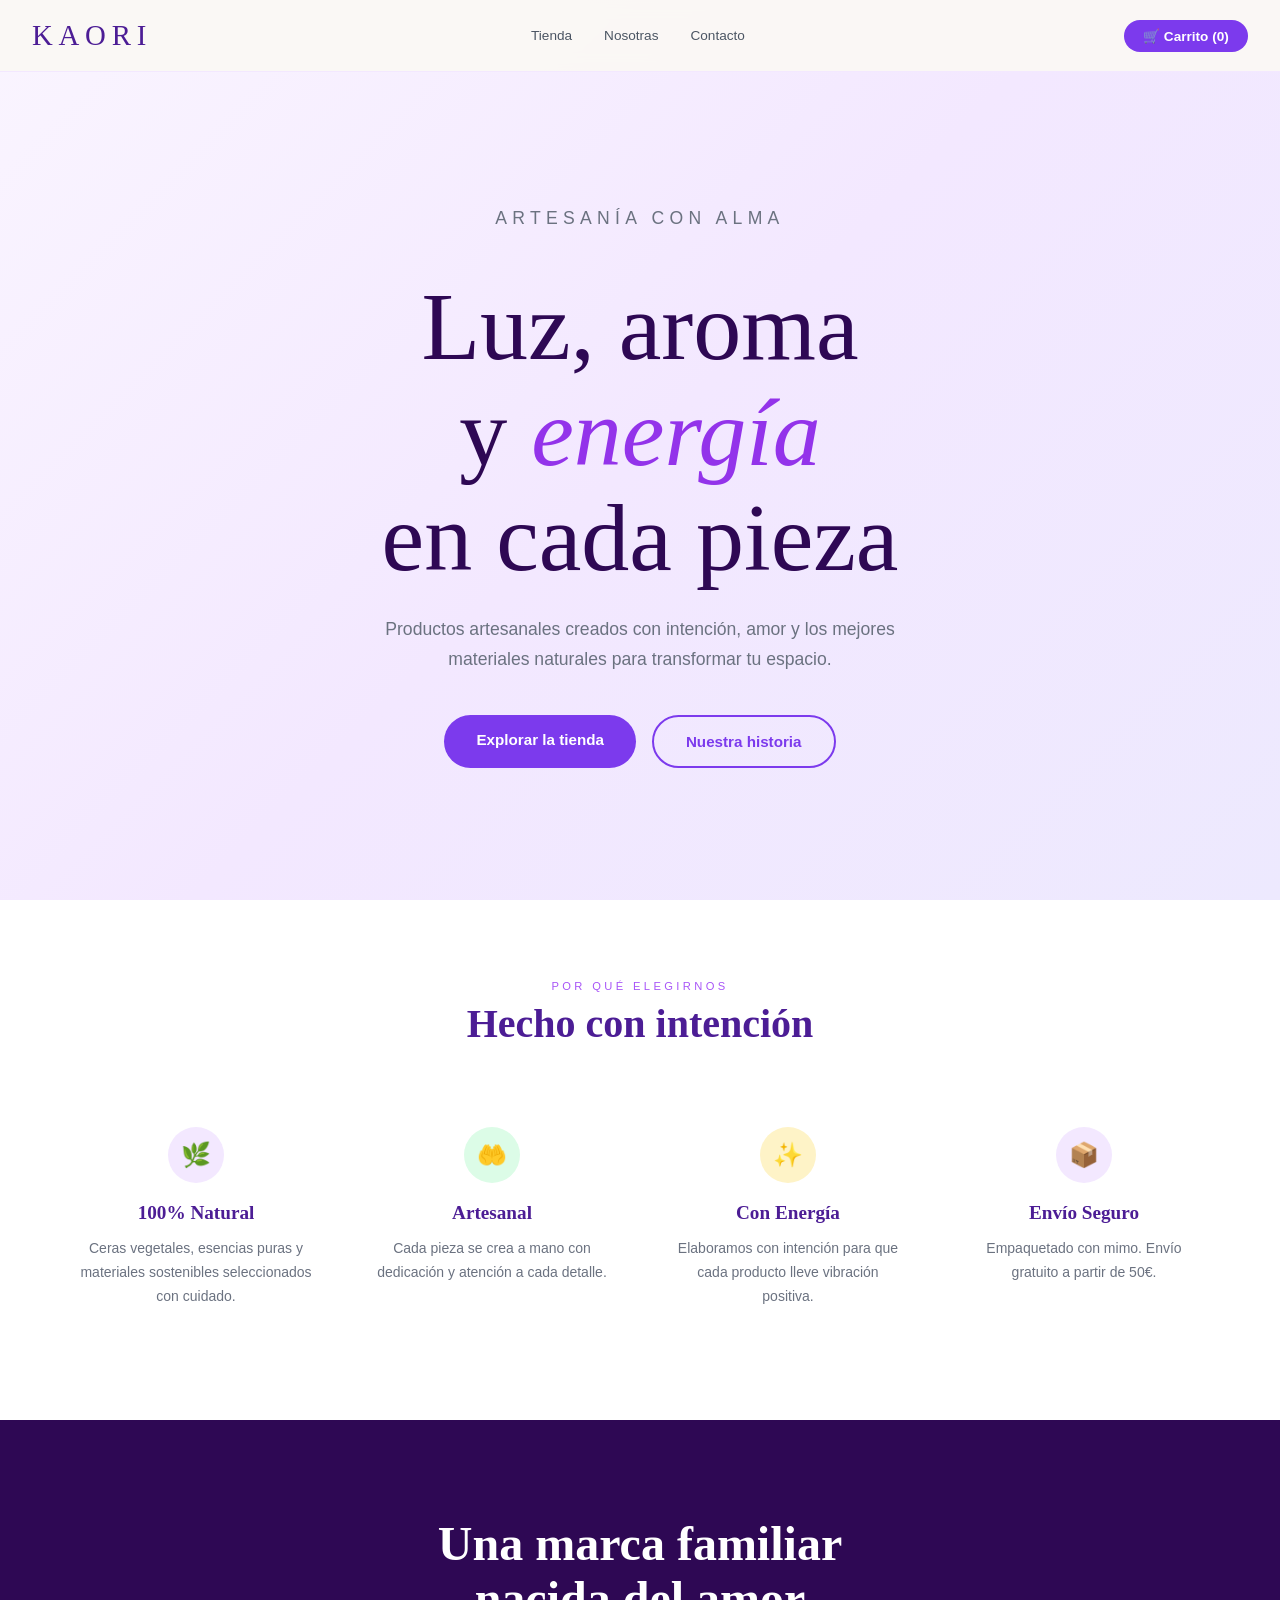
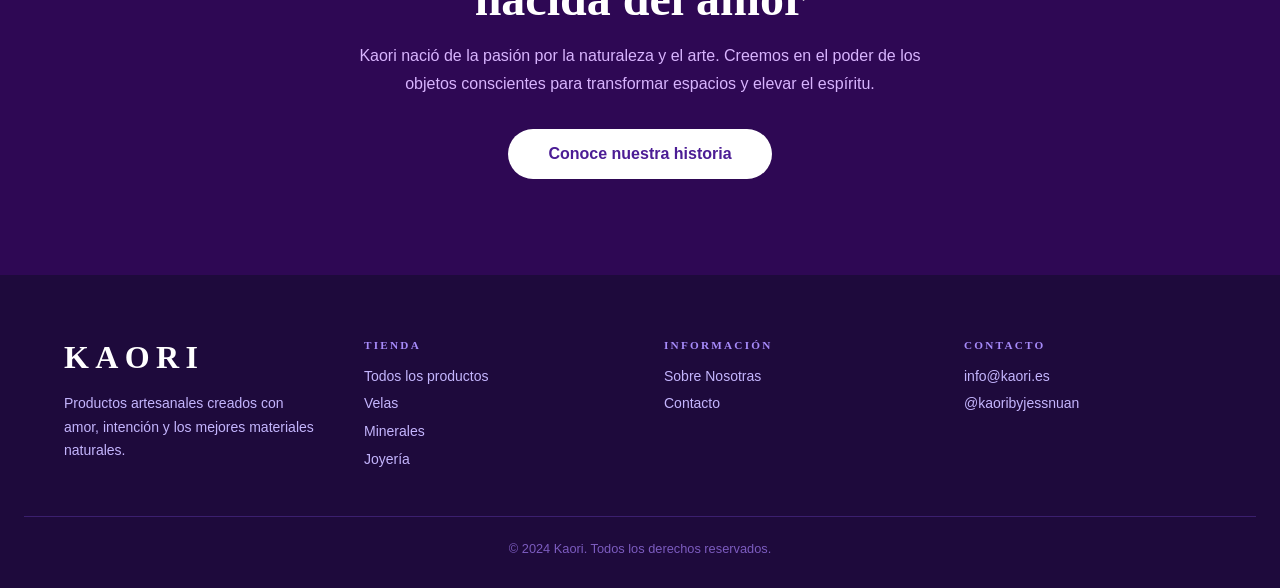
<file: index.html>
<!DOCTYPE html>
<html lang="es">
<head>
  <meta charset="UTF-8" />
  <meta name="viewport" content="width=device-width, initial-scale=1.0" />
  <title>Kaori – Inicio</title>
  <link href__="https://fonts.googleapis.com/css2?family=Cormorant+Garamond:ital,wght@0,300;0,400;0,600;1,400&family=Nunito:wght@300;400;500;600;700&display=swap" rel="stylesheet" />
  <style>
    *, *::before, *::after { box-sizing: border-box; margin: 0; padding: 0; }
    body { font-family: 'Nunito', sans-serif; background: #faf8f5; color: #2d1b69; }
    h1,h2,h3,h4 { font-family: 'Cormorant Garamond', serif; }
    a { text-decoration: none; color: inherit; }

    /* NAVBAR */
    nav { position: fixed; top: 0; left: 0; right: 0; z-index: 50; display: flex; align-items: center; justify-content: space-between; padding: 0 2rem; height: 72px; background: rgba(250,248,245,0.95); backdrop-filter: blur(8px); border-bottom: 1px solid #f3e8ff; }
    .nav-logo { font-family: 'Cormorant Garamond', serif; font-size: 1.8rem; letter-spacing: 0.2em; color: #4c1d95; }
    .nav-links { display: flex; gap: 2rem; }
    .nav-links a { font-size: 0.85rem; color: #4b5563; transition: color 0.2s; }
    .nav-links a:hover { color: #7c3aed; }
    .nav-cart { background: #7c3aed; color: white; border: none; border-radius: 9999px; padding: 0.5rem 1.2rem; cursor: pointer; font-family: 'Nunito', sans-serif; font-size: 0.85rem; font-weight: 600; }

    /* HERO */
    .hero { min-height: 100vh; display: flex; align-items: center; justify-content: center; position: relative; overflow: hidden; background: linear-gradient(135deg, #faf5ff 0%, #f3e8ff 50%, #ede9fe 100%); padding-top: 72px; }
    .hero-content { text-align: center; max-width: 56rem; padding: 2rem; }
    .hero-label { font-size: 0.7rem; letter-spacing: 0.3em; text-transform: uppercase; color: #a855f7; margin-bottom: 1.5rem; }
    .hero h1 { font-size: clamp(3rem, 8vw, 6rem); color: #2e0854; line-height: 1.1; margin-bottom: 1.5rem; font-weight: 300; }
    .hero h1 em { color: #9333ea; font-style: italic; }
    .hero p { color: #6b7280; font-size: 1.1rem; line-height: 1.7; max-width: 36rem; margin: 0 auto 2.5rem; }
    .hero-btns { display: flex; gap: 1rem; justify-content: center; flex-wrap: wrap; }
    .btn-primary { background: #7c3aed; color: white; padding: 1rem 2rem; border-radius: 9999px; font-weight: 700; font-size: 0.95rem; transition: background 0.2s; display: inline-block; }
    .btn-primary:hover { background: #6d28d9; }
    .btn-outline { border: 2px solid #7c3aed; color: #7c3aed; padding: 1rem 2rem; border-radius: 9999px; font-weight: 600; font-size: 0.95rem; transition: all 0.2s; display: inline-block; }
    .btn-outline:hover { background: #7c3aed; color: white; }

    /* VALUES */
    .values { padding: 5rem 1.5rem; background: white; }
    .values-inner { max-width: 72rem; margin: 0 auto; }
    .section-label { font-size: 0.7rem; letter-spacing: 0.3em; text-transform: uppercase; color: #a855f7; margin-bottom: 0.5rem; text-align: center; }
    .section-title { font-size: clamp(1.8rem, 4vw, 2.5rem); color: #4c1d95; text-align: center; margin-bottom: 3rem; }
    .values-grid { display: grid; grid-template-columns: repeat(auto-fit, minmax(200px, 1fr)); gap: 2rem; }
    .value-card { text-align: center; padding: 2rem 1rem; }
    .value-icon { width: 56px; height: 56px; border-radius: 50%; display: flex; align-items: center; justify-content: center; margin: 0 auto 1.2rem; font-size: 1.5rem; }
    .icon-purple { background: #f3e8ff; }
    .icon-green { background: #dcfce7; }
    .icon-amber { background: #fef3c7; }
    .value-card h3 { font-size: 1.2rem; color: #4c1d95; margin-bottom: 0.8rem; }
    .value-card p { color: #6b7280; font-size: 0.875rem; line-height: 1.7; }

    /* CATEGORIES */
    .categories { padding: 5rem 1.5rem; background: #faf8f5; }
    .categories-inner { max-width: 72rem; margin: 0 auto; }
    .categories-grid { display: grid; grid-template-columns: repeat(auto-fit, minmax(160px, 1fr)); gap: 1.5rem; margin-top: 3rem; }
    .cat-card { position: relative; aspect-ratio: 1; border-radius: 1rem; overflow: hidden; cursor: pointer; }
    .cat-card img { width: 100%; height: 100%; object-fit: cover; transition: transform 0.3s; }
    .cat-card:hover img { transform: scale(1.05); }
    .cat-overlay { position: absolute; inset: 0; background: linear-gradient(to top, rgba(46,8,84,0.7) 0%, transparent 60%); display: flex; align-items: flex-end; padding: 1rem; }
    .cat-overlay h3 { color: white; font-size: 1rem; font-family: 'Cormorant Garamond', serif; }

    /* FEATURED */
    .featured { padding: 5rem 1.5rem; background: white; }
    .featured-inner { max-width: 72rem; margin: 0 auto; }
    .products-grid { display: grid; grid-template-columns: repeat(auto-fill, minmax(220px, 1fr)); gap: 1.5rem; margin-top: 3rem; }
    .product-card { background: white; border-radius: 1rem; overflow: hidden; border: 1px solid #f3e8ff; transition: box-shadow 0.2s; }
    .product-card:hover { box-shadow: 0 8px 30px rgba(124,58,237,0.12); }
    .product-card img { width: 100%; aspect-ratio: 1; object-fit: cover; }
    .product-info { padding: 1rem; }
    .product-info h4 { font-family: 'Cormorant Garamond', serif; font-size: 1.1rem; color: #4c1d95; margin-bottom: 0.3rem; }
    .product-price { color: #7c3aed; font-weight: 700; font-size: 1rem; }
    .add-cart-btn { width: 100%; margin-top: 0.8rem; background: #f3e8ff; color: #7c3aed; border: none; border-radius: 9999px; padding: 0.6rem; font-family: 'Nunito', sans-serif; font-weight: 600; cursor: pointer; transition: background 0.2s; }
    .add-cart-btn:hover { background: #7c3aed; color: white; }

    /* ABOUT BANNER */
    .about-banner { padding: 6rem 1.5rem; background: #2e0854; text-align: center; }
    .about-banner h2 { font-size: clamp(2rem, 5vw, 3rem); color: white; margin-bottom: 1rem; }
    .about-banner p { color: #d8b4fe; max-width: 36rem; margin: 0 auto 2rem; line-height: 1.7; }
    .btn-white { background: white; color: #4c1d95; padding: 1rem 2.5rem; border-radius: 9999px; font-weight: 700; display: inline-block; transition: background 0.2s; }
    .btn-white:hover { background: #f5f3ff; }

    /* FOOTER */
    footer { background: #1e0a3c; color: white; padding: 4rem 1.5rem 2rem; }
    .footer-inner { max-width: 72rem; margin: 0 auto; display: grid; grid-template-columns: repeat(auto-fit, minmax(200px, 1fr)); gap: 3rem; margin-bottom: 3rem; }
    .footer-brand h3 { font-size: 2rem; letter-spacing: 0.2em; margin-bottom: 1rem; }
    .footer-brand p { color: #c4b5fd; font-size: 0.875rem; line-height: 1.7; }
    .footer-links h4 { font-size: 0.7rem; letter-spacing: 0.2em; text-transform: uppercase; color: #a78bfa; margin-bottom: 1rem; }
    .footer-links ul { list-style: none; display: flex; flex-direction: column; gap: 0.6rem; }
    .footer-links a { color: #c4b5fd; font-size: 0.875rem; transition: color 0.2s; }
    .footer-links a:hover { color: white; }
    .footer-bottom { border-top: 1px solid #3b1f6e; padding-top: 1.5rem; text-align: center; color: #7c5cbf; font-size: 0.8rem; }
  </style>
</head>
<body>

  <!-- NAVBAR -->
  <nav>
    <a href__="/" class="nav-logo">KAORI</a>
    <div class="nav-links">
      <a href__="/shop.html">Tienda</a>
      <a href__="/about.html">Nosotras</a>
      <a href__="/contact.html">Contacto</a>
    </div>
    <button class="nav-cart">🛒 Carrito (0)</button>
  </nav>

  <!-- HERO -->
  <section class="hero">
    <div class="hero-content">
      <p class="hero-label">Artesanía con alma</p>
      <h1>Luz, aroma<br />y <em>energía</em><br />en cada pieza</h1>
      <p>Productos artesanales creados con intención, amor y los mejores materiales naturales para transformar tu espacio.</p>
      <div class="hero-btns">
        <a href__="/shop.html" class="btn-primary">Explorar la tienda</a>
        <a href__="/about.html" class="btn-outline">Nuestra historia</a>
      </div>
    </div>
  </section>

  <!-- VALUES -->
  <section class="values">
    <div class="values-inner">
      <p class="section-label">Por qué elegirnos</p>
      <h2 class="section-title">Hecho con intención</h2>
      <div class="values-grid">
        <div class="value-card">
          <div class="value-icon icon-purple">🌿</div>
          <h3>100% Natural</h3>
          <p>Ceras vegetales, esencias puras y materiales sostenibles seleccionados con cuidado.</p>
        </div>
        <div class="value-card">
          <div class="value-icon icon-green">🤲</div>
          <h3>Artesanal</h3>
          <p>Cada pieza se crea a mano con dedicación y atención a cada detalle.</p>
        </div>
        <div class="value-card">
          <div class="value-icon icon-amber">✨</div>
          <h3>Con Energía</h3>
          <p>Elaboramos con intención para que cada producto lleve vibración positiva.</p>
        </div>
        <div class="value-card">
          <div class="value-icon icon-purple">📦</div>
          <h3>Envío Seguro</h3>
          <p>Empaquetado con mimo. Envío gratuito a partir de 50€.</p>
        </div>
      </div>
    </div>
  </section>

  <!-- ABOUT BANNER -->
  <section class="about-banner">
    <h2>Una marca familiar<br />nacida del amor</h2>
    <p>Kaori nació de la pasión por la naturaleza y el arte. Creemos en el poder de los objetos conscientes para transformar espacios y elevar el espíritu.</p>
    <a href__="/about.html" class="btn-white">Conoce nuestra historia</a>
  </section>

  <!-- FOOTER -->
  <footer>
    <div class="footer-inner">
      <div class="footer-brand">
        <h3>KAORI</h3>
        <p>Productos artesanales creados con amor, intención y los mejores materiales naturales.</p>
      </div>
      <div class="footer-links">
        <h4>Tienda</h4>
        <ul>
          <li><a href__="/shop.html">Todos los productos</a></li>
          <li><a href__="/shop.html?category=velas">Velas</a></li>
          <li><a href__="/shop.html?category=minerales">Minerales</a></li>
          <li><a href__="/shop.html?category=joyeria">Joyería</a></li>
        </ul>
      </div>
      <div class="footer-links">
        <h4>Información</h4>
        <ul>
          <li><a href__="/about.html">Sobre Nosotras</a></li>
          <li><a href__="/contact.html">Contacto</a></li>
        </ul>
      </div>
      <div class="footer-links">
        <h4>Contacto</h4>
        <ul>
          <li><a href__="mailto:info@kaori.es">info@kaori.es</a></li>
          <li><a href__="https://instagram.com/kaoribyjessnuan" target="_blank">@kaoribyjessnuan</a></li>
        </ul>
      </div>
    </div>
    <div class="footer-bottom">
      <p>© 2024 Kaori. Todos los derechos reservados.</p>
    </div>
  </footer>

</body>
</html>
</file>
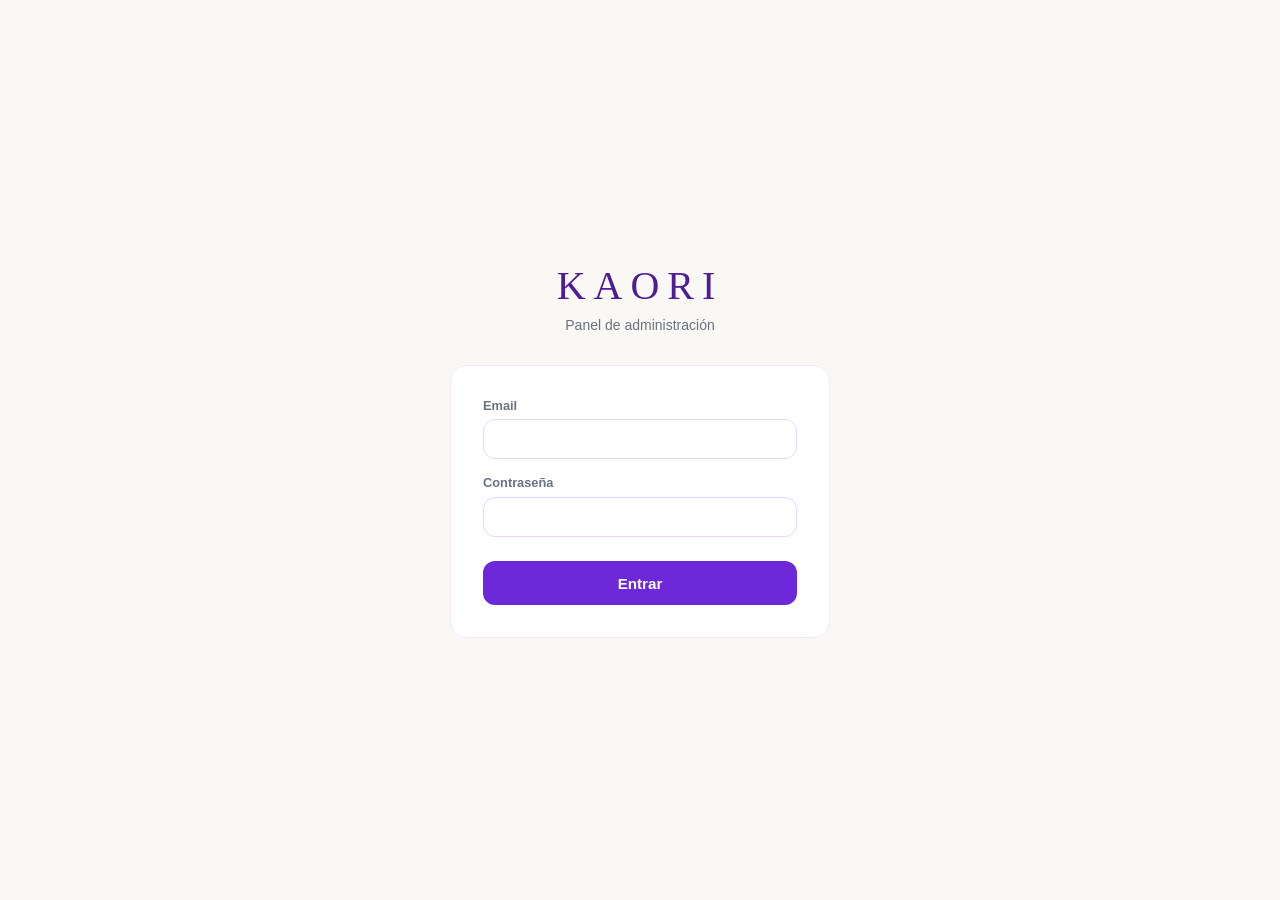
<file: admin.html>
<!DOCTYPE html>
<html lang="es">
<head>
  <meta charset="UTF-8" />
  <meta name="viewport" content="width=device-width, initial-scale=1.0" />
  <title>Kaori – Admin</title>
  <link href__="https://fonts.googleapis.com/css2?family=Cormorant+Garamond:ital,wght@0,300;0,400;0,600;1,400&family=Nunito:wght@300;400;500;600;700&display=swap" rel="stylesheet" />
  <style>
    *, *::before, *::after { box-sizing: border-box; margin: 0; padding: 0; }
    body { font-family: 'Nunito', sans-serif; background: #faf8f5; color: #2d1b69; }
    h1,h2,h3 { font-family: 'Cormorant Garamond', serif; }

    /* LOGIN */
    .login-screen { min-height: 100vh; display: flex; align-items: center; justify-content: center; padding: 2rem; }
    .login-box { width: 100%; max-width: 380px; }
    .login-logo { text-align: center; font-family: 'Cormorant Garamond', serif; font-size: 2.5rem; letter-spacing: 0.2em; color: #4c1d95; margin-bottom: 0.5rem; }
    .login-sub { text-align: center; font-size: 0.875rem; color: #6b7280; margin-bottom: 2rem; }
    .login-card { background: white; border-radius: 1rem; padding: 2rem; border: 1px solid #f3e8ff; }
    .form-group { display: flex; flex-direction: column; gap: 0.4rem; margin-bottom: 1rem; }
    label { font-size: 0.8rem; font-weight: 600; color: #6b7280; }
    input { font-family: 'Nunito', sans-serif; border: 1px solid #e9d5ff; border-radius: 0.75rem; padding: 0.7rem 1rem; font-size: 0.9rem; outline: none; width: 100%; }
    input:focus { border-color: #a855f7; }
    .error { color: #ef4444; font-size: 0.75rem; margin-top: 0.3rem; }
    .btn-login { width: 100%; background: #6d28d9; color: white; border: none; border-radius: 0.75rem; padding: 0.85rem; font-family: 'Nunito', sans-serif; font-weight: 700; cursor: pointer; font-size: 0.95rem; margin-top: 0.5rem; }
    .btn-login:hover { background: #5b21b6; }

    /* DASHBOARD */
    .dashboard { display: none; min-height: 100vh; padding: 2rem 1.5rem 4rem; }
    .dash-header { display: flex; justify-content: space-between; align-items: center; margin-bottom: 2rem; flex-wrap: wrap; gap: 1rem; }
    .dash-header h1 { font-size: 2rem; color: #4c1d95; }
    .btn-refresh { background: white; border: 1px solid #e9d5ff; border-radius: 0.75rem; padding: 0.5rem 1rem; font-family: 'Nunito', sans-serif; cursor: pointer; font-size: 0.875rem; color: #4c1d95; }
    .btn-refresh:hover { background: #f5f3ff; }

    .stats { display: grid; grid-template-columns: repeat(3, 1fr); gap: 1rem; margin-bottom: 2rem; }
    .stat-card { background: white; border-radius: 1rem; padding: 1.2rem; border: 1px solid #f3e8ff; text-align: center; }
    .stat-val { font-family: 'Nunito', sans-serif; font-size: 1.8rem; font-weight: 800; color: #4c1d95; }
    .stat-val.yellow { color: #d97706; }
    .stat-val.green { color: #16a34a; }
    .stat-label { font-size: 0.75rem; color: #6b7280; margin-top: 0.3rem; }

    .filters { display: flex; gap: 1rem; margin-bottom: 1.5rem; flex-wrap: wrap; }
    .search-input { position: relative; flex: 1; min-width: 200px; }
    .search-input input { padding-left: 2.2rem; border-radius: 0.75rem; border: 1px solid #e9d5ff; width: 100%; }
    .search-icon { position: absolute; left: 0.7rem; top: 50%; transform: translateY(-50%); color: #9ca3af; }
    .status-filters { display: flex; gap: 0.5rem; flex-wrap: wrap; }
    .filter-pill { padding: 0.4rem 0.9rem; border-radius: 9999px; border: 1px solid #e9d5ff; background: white; font-size: 0.8rem; color: #4b5563; cursor: pointer; font-family: 'Nunito', sans-serif; transition: all 0.15s; }
    .filter-pill.active { background: #7c3aed; color: white; border-color: #7c3aed; }

    /* ORDERS */
    .orders-list { display: flex; flex-direction: column; gap: 0.75rem; max-width: 60rem; margin: 0 auto; }
    .order-row { background: white; border-radius: 1rem; border: 1px solid #f3e8ff; overflow: hidden; }
    .order-header { display: flex; align-items: center; gap: 1rem; padding: 1rem 1.2rem; cursor: pointer; transition: background 0.15s; flex-wrap: wrap; }
    .order-header:hover { background: #faf5ff; }
    .order-name { flex: 1; min-width: 0; }
    .order-name strong { display: block; color: #4c1d95; font-size: 0.9rem; }
    .order-name span { font-size: 0.75rem; color: #9ca3af; }
    .status-badge { padding: 0.25rem 0.75rem; border-radius: 9999px; font-size: 0.75rem; font-weight: 600; white-space: nowrap; }
    .s-pending { background: #fef3c7; color: #92400e; }
    .s-processing { background: #dbeafe; color: #1e40af; }
    .s-shipped { background: #f3e8ff; color: #6d28d9; }
    .s-delivered { background: #dcfce7; color: #166534; }
    .s-cancelled { background: #fee2e2; color: #991b1b; }
    .order-total { text-align: right; }
    .order-total strong { display: block; color: #4c1d95; font-size: 0.9rem; }
    .order-total span { font-size: 0.75rem; color: #9ca3af; }
    .btn-delete { background: transparent; border: none; cursor: pointer; font-size: 1rem; padding: 0.3rem; border-radius: 0.4rem; transition: background 0.15s; }
    .btn-delete:hover { background: #fee2e2; }

    .order-details { display: none; border-top: 1px solid #f3e8ff; padding: 1.2rem; }
    .details-label { font-size: 0.7rem; font-weight: 700; text-transform: uppercase; color: #9ca3af; margin-bottom: 0.5rem; }
    .detail-item { display: flex; justify-content: space-between; font-size: 0.875rem; margin-bottom: 0.3rem; color: #4b5563; }
    .change-status { display: flex; flex-wrap: wrap; gap: 0.5rem; margin-top: 0.5rem; }
    .status-btn { padding: 0.3rem 0.75rem; border-radius: 9999px; border: 1px solid #e5e7eb; background: white; font-size: 0.75rem; font-weight: 600; cursor: pointer; font-family: 'Nunito', sans-serif; transition: all 0.15s; }
    .status-btn:hover { border-color: #a855f7; }
    .confirm-delete { background: #fef2f2; border-top: 1px solid #fecaca; padding: 0.75rem 1.2rem; display: none; align-items: center; justify-content: space-between; gap: 1rem; }
    .confirm-delete p { font-size: 0.875rem; color: #b91c1c; }
    .confirm-btns { display: flex; gap: 0.5rem; }
    .btn-cancel-del { padding: 0.3rem 0.8rem; border-radius: 0.5rem; border: 1px solid #d1d5db; background: white; font-family: 'Nunito', sans-serif; cursor: pointer; font-size: 0.8rem; }
    .btn-confirm-del { padding: 0.3rem 0.8rem; border-radius: 0.5rem; background: #ef4444; color: white; border: none; font-family: 'Nunito', sans-serif; cursor: pointer; font-size: 0.8rem; }
    .empty-state { text-align: center; padding: 4rem 1rem; color: #9ca3af; }
    .empty-state p { font-size: 1.1rem; margin-top: 0.5rem; }
  </style>
</head>
<body>

  <!-- LOGIN -->
  <div class="login-screen" id="loginScreen">
    <div class="login-box">
      <p class="login-logo">KAORI</p>
      <p class="login-sub">Panel de administración</p>
      <div class="login-card">
        <div class="form-group">
          <label>Email</label>
          <input type="email" id="loginEmail" autocomplete="off" />
        </div>
        <div class="form-group">
          <label>Contraseña</label>
          <input type="password" id="loginPass" autocomplete="off" />
        </div>
        <p class="error" id="loginError"></p>
        <button class="btn-login" onclick="doLogin()">Entrar</button>
      </div>
    </div>
  </div>

  <!-- DASHBOARD -->
  <div class="dashboard" id="dashboard">
    <div style="max-width:60rem;margin:0 auto">
      <div class="dash-header">
        <h1>Panel de Pedidos</h1>
        <button class="btn-refresh" onclick="renderOrders()">↻ Actualizar</button>
      </div>

      <div class="stats">
        <div class="stat-card"><p class="stat-val" id="statTotal">0</p><p class="stat-label">Total pedidos</p></div>
        <div class="stat-card"><p class="stat-val yellow" id="statPending">0</p><p class="stat-label">Pendientes</p></div>
        <div class="stat-card"><p class="stat-val green" id="statRevenue">0 €</p><p class="stat-label">Facturación total</p></div>
      </div>

      <div class="filters">
        <div class="search-input">
          <span class="search-icon">🔍</span>
          <input type="text" placeholder="Buscar por nombre o email..." id="searchAdmin" oninput="renderOrders()" />
        </div>
        <div class="status-filters">
          <button class="filter-pill active" onclick="setFilter('all',this)">Todos</button>
          <button class="filter-pill" onclick="setFilter('pending',this)">Pendiente</button>
          <button class="filter-pill" onclick="setFilter('processing',this)">En proceso</button>
          <button class="filter-pill" onclick="setFilter('shipped',this)">Enviado</button>
          <button class="filter-pill" onclick="setFilter('delivered',this)">Entregado</button>
          <button class="filter-pill" onclick="setFilter('cancelled',this)">Cancelado</button>
        </div>
      </div>

      <div class="orders-list" id="ordersList"></div>
    </div>
  </div>

  <script>
    // ⚠️ CREDENCIALES ADMIN (cámbialas y no las expongas en producción)
    const ADMIN_EMAIL = 'info@kaori.es';
    const ADMIN_PASS  = 'Kaoriweb267';

    const STATUS = {
      pending:    { label: 'Pendiente',   cls: 's-pending' },
      processing: { label: 'En proceso',  cls: 's-processing' },
      shipped:    { label: 'Enviado',     cls: 's-shipped' },
      delivered:  { label: 'Entregado',  cls: 's-delivered' },
      cancelled:  { label: 'Cancelado',  cls: 's-cancelled' },
    };

    // Datos de ejemplo (en producción conectar a tu API/backend)
    let orders = [
      {
        id: '1', customer_name: 'Ana García', customer_email: 'ana@email.com', customer_phone: '600111222',
        status: 'pending', total: 40.95, shipping_cost: 4.95, created_date: new Date().toISOString(),
        shipping_address: 'Calle Mayor 1', shipping_city: 'Madrid', shipping_postal_code: '28001',
        payment_method: 'stripe', notes: '',
        items: [{ product_name: 'Vela de Lavanda', quantity: 2, price: 18 }]
      },
      {
        id: '2', customer_name: 'Laura Martínez', customer_email: 'laura@email.com', customer_phone: '600333444',
        status: 'shipped', total: 72.00, shipping_cost: 0, created_date: new Date(Date.now()-86400000).toISOString(),
        shipping_address: 'Av. Libertad 5', shipping_city: 'Barcelona', shipping_postal_code: '08001',
        payment_method: 'transfer', notes: 'Sin gluten',
        items: [{ product_name: 'Amatista Natural', quantity: 1, price: 24 }, { product_name: 'Collar de Cuarzo', quantity: 1, price: 32 }]
      },
    ];

    let filterStatus = 'all';

    function doLogin() {
      const e = document.getElementById('loginEmail').value;
      const p = document.getElementById('loginPass').value;
      if (e === ADMIN_EMAIL && p === ADMIN_PASS) {
        sessionStorage.setItem('kaori_admin','1');
        document.getElementById('loginScreen').style.display = 'none';
        document.getElementById('dashboard').style.display = 'block';
        renderOrders();
      } else {
        document.getElementById('loginError').textContent = 'Email o contraseña incorrectos';
      }
    }

    if (sessionStorage.getItem('kaori_admin') === '1') {
      document.getElementById('loginScreen').style.display = 'none';
      document.getElementById('dashboard').style.display = 'block';
    }

    function setFilter(status, btn) {
      filterStatus = status;
      document.querySelectorAll('.filter-pill').forEach(p => p.classList.remove('active'));
      btn.classList.add('active');
      renderOrders();
    }

    function renderOrders() {
      const q = document.getElementById('searchAdmin').value.toLowerCase();
      const filtered = orders.filter(o => {
        const matchSearch = !q || o.customer_name.toLowerCase().includes(q) || o.customer_email.toLowerCase().includes(q);
        const matchStatus = filterStatus === 'all' || o.status === filterStatus;
        return matchSearch && matchStatus;
      });

      const nonCancelled = orders.filter(o => o.status !== 'cancelled');
      document.getElementById('statTotal').textContent = orders.length;
      document.getElementById('statPending').textContent = orders.filter(o => o.status === 'pending').length;
      document.getElementById('statRevenue').textContent = nonCancelled.reduce((s,o) => s + o.total, 0).toFixed(2) + ' €';

      const list = document.getElementById('ordersList');
      if (!filtered.length) {
        list.innerHTML = '<div class="empty-state"><p style="font-size:2rem">📦</p><p>No hay pedidos</p></div>';
        return;
      }

      list.innerHTML = filtered.map(o => {
        const st = STATUS[o.status] || STATUS.pending;
        const date = new Date(o.created_date).toLocaleDateString('es-ES');
        const items = o.items.map(i => `<div class="detail-item"><span>${i.product_name} × ${i.quantity}</span><span>${(i.price * i.quantity).toFixed(2)} €</span></div>`).join('');
        const statusBtns = Object.entries(STATUS).map(([k,v]) =>
          `<button class="status-btn" onclick="changeStatus('${o.id}','${k}')" style="${o.status===k?'background:#f3e8ff;border-color:#a855f7;color:#6d28d9':''}">${v.label}</button>`
        ).join('');
        return `
          <div class="order-row" id="order-${o.id}">
            <div class="order-header" onclick="toggleOrder('${o.id}')">
              <div class="order-name"><strong>${o.customer_name}</strong><span>${o.customer_email} · ${o.customer_phone}</span></div>
              <span class="status-badge ${st.cls}">${st.label}</span>
              <div class="order-total"><strong>${o.total.toFixed(2)} €</strong><span>${date}</span></div>
              <button class="btn-delete" onclick="event.stopPropagation();showConfirmDelete('${o.id}')">🗑️</button>
              <span id="chevron-${o.id}">▼</span>
            </div>
            <div class="confirm-delete" id="confirm-${o.id}">
              <p>¿Eliminar este pedido?</p>
              <div class="confirm-btns">
                <button class="btn-cancel-del" onclick="hideConfirmDelete('${o.id}')">Cancelar</button>
                <button class="btn-confirm-del" onclick="deleteOrder('${o.id}')">Eliminar</button>
              </div>
            </div>
            <div class="order-details" id="details-${o.id}">
              <p class="details-label">Productos</p>
              ${items}
              <div class="detail-item"><span>Envío</span><span>${o.shipping_cost === 0 ? 'Gratis' : o.shipping_cost.toFixed(2)+' €'}</span></div>
              ${o.shipping_address ? `<br/><p class="details-label">Dirección</p><p style="font-size:0.875rem;color:#4b5563">${o.shipping_address}, ${o.shipping_city} ${o.shipping_postal_code}</p>` : ''}
              ${o.notes ? `<br/><p class="details-label">Notas</p><p style="font-size:0.875rem;color:#4b5563">${o.notes}</p>` : ''}
              <br/><p class="details-label">Cambiar Estado</p>
              <div class="change-status">${statusBtns}</div>
            </div>
          </div>`;
      }).join('');
    }

    function toggleOrder(id) {
      const det = document.getElementById('details-'+id);
      const chev = document.getElementById('chevron-'+id);
      const open = det.style.display === 'block';
      det.style.display = open ? 'none' : 'block';
      chev.textContent = open ? '▼' : '▲';
    }
    function showConfirmDelete(id) { document.getElementById('confirm-'+id).style.display = 'flex'; }
    function hideConfirmDelete(id) { document.getElementById('confirm-'+id).style.display = 'none'; }
    function deleteOrder(id) {
      orders = orders.filter(o => o.id !== id);
      renderOrders();
    }
    function changeStatus(id, status) {
      orders = orders.map(o => o.id === id ? {...o, status} : o);
      renderOrders();
    }

    document.getElementById('loginPass').addEventListener('keydown', e => { if (e.key === 'Enter') doLogin(); });
  </script>
</body>
</html>
</file>
